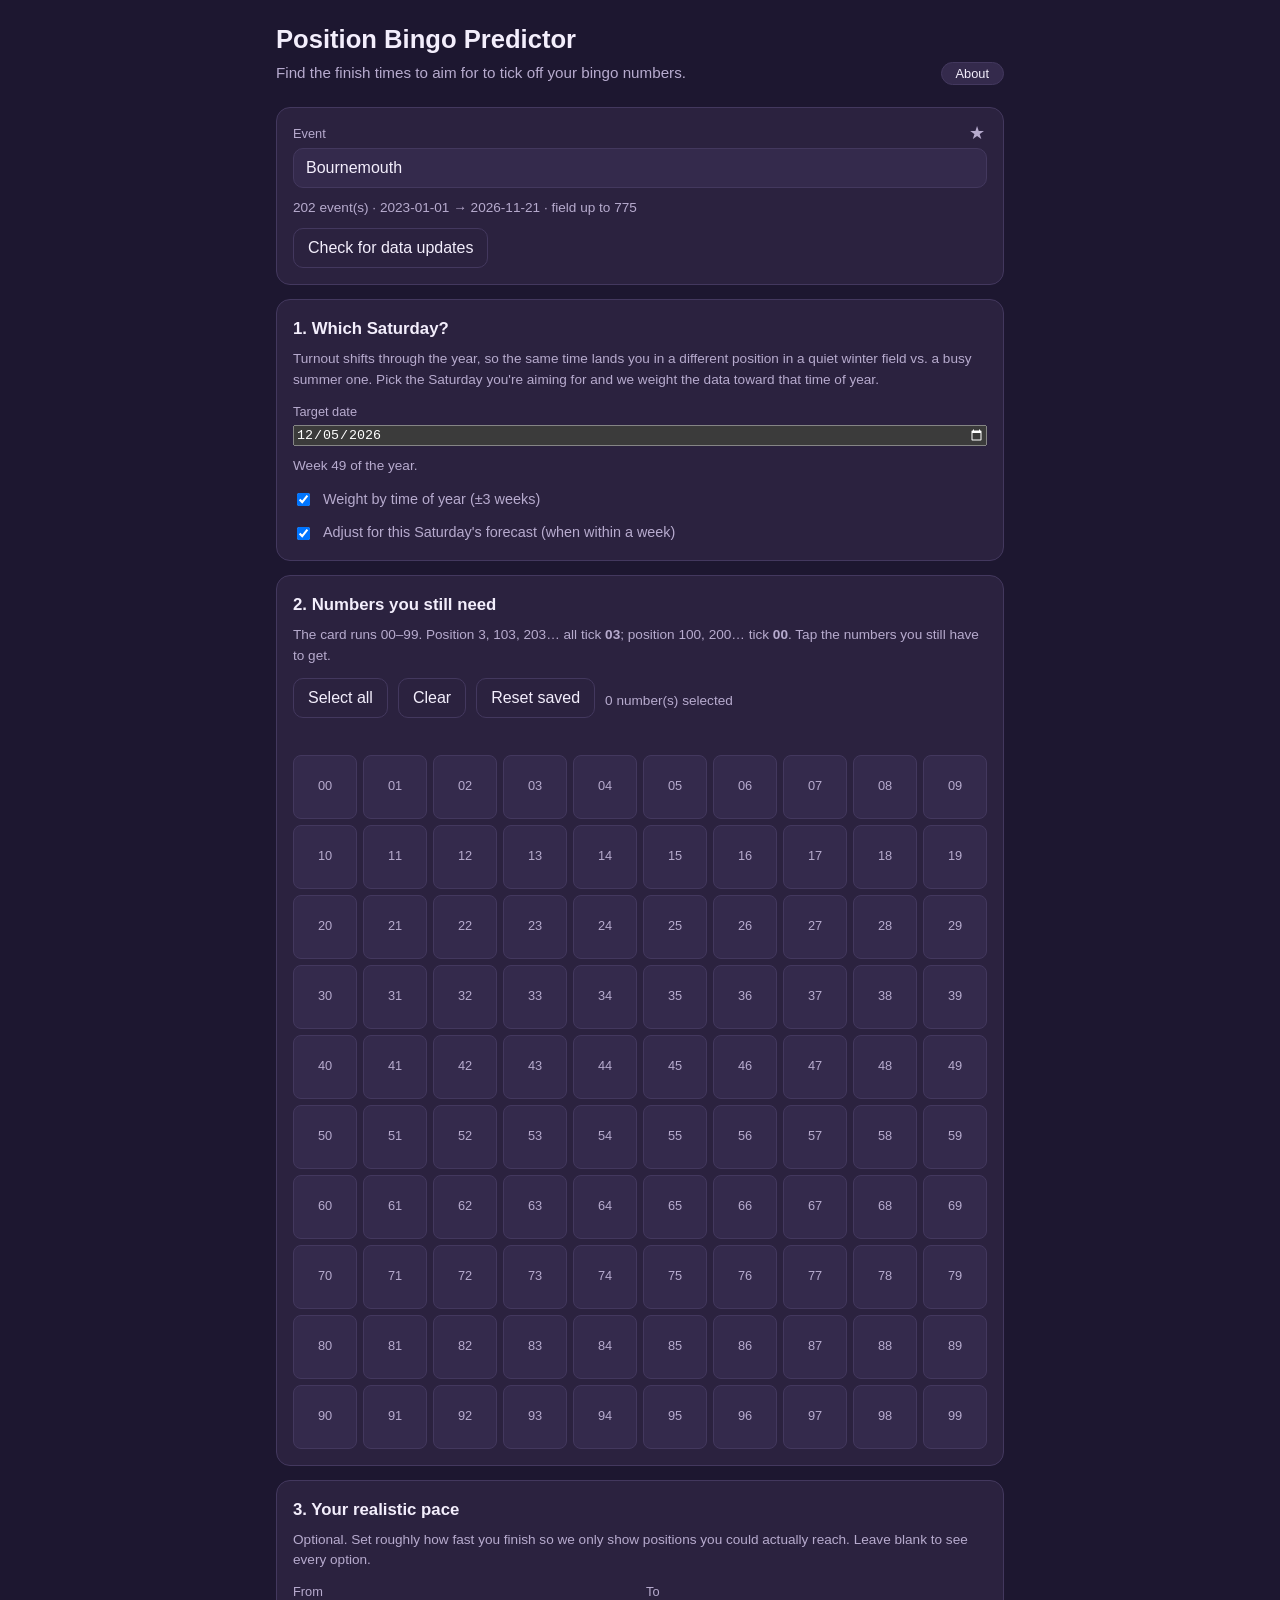
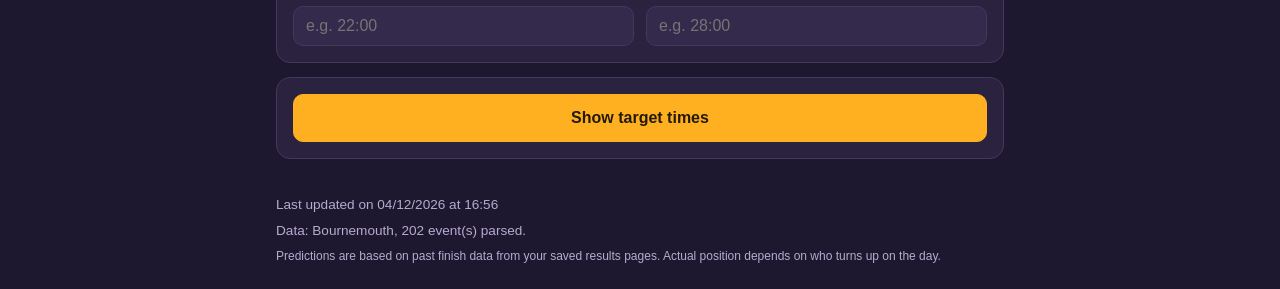
<file: app/index.html>
<!DOCTYPE html>
<html lang="en-GB">
<head>
  <meta charset="UTF-8" />
  <meta name="viewport" content="width=device-width, initial-scale=1, viewport-fit=cover" />
  <meta name="theme-color" content="#2b223f" />
  <title>Parkrun Position Bingo Predictor</title>
  <!-- PWA: installable, full-screen, offline. -->
  <link rel="manifest" href="manifest.webmanifest" />
  <link rel="apple-touch-icon" sizes="180x180" href="icons/apple-touch-icon.png" />
  <meta name="apple-mobile-web-app-capable" content="yes" />
  <meta name="apple-mobile-web-app-status-bar-style" content="black-translucent" />
  <meta name="apple-mobile-web-app-title" content="Position Bingo" />
  <link rel="stylesheet" href="style.css" />
</head>
<body>
  <div id="ptr-indicator" class="ptr-indicator" aria-hidden="true"></div>
  <header class="app-header">
    <h1>Position&nbsp;Bingo Predictor</h1>
    <p class="tagline">
      Find the finish times to aim for to tick off your bingo numbers.
      <button id="info-btn" class="about-btn" type="button">About</button>
    </p>
  </header>

  <div id="info-overlay" class="info-overlay" hidden>
    <div class="info-panel" role="dialog" aria-modal="true" aria-labelledby="info-title">
      <button id="info-close" class="info-close" type="button" aria-label="Close">&times;</button>
      <h2 id="info-title">How this works</h2>
      <p>Position Bingo is about the <strong>finishing position</strong> you get,
        not your time. Position 3, 103, 203&hellip; all tick <strong>03</strong>;
        100, 200&hellip; tick <strong>00</strong>. The card runs 00&ndash;99.</p>
      <p>Your position depends on how fast everyone else runs that day. This app
        learns from your event's past results to tell you roughly what
        <strong>time</strong> tends to land you in the positions that would tick
        the numbers you still need.</p>
      <h3>Reading the target times</h3>
      <p>For each finishing position you'll tick, we show three things, all
        drawn from the times that historically produced that position:</p>
      <ul>
        <li><strong>aim</strong> &mdash; the <em>median</em> time: half the time
          that position was reached by this time or faster. This is your target.</li>
        <li><strong>range</strong> (e.g. 24:54&ndash;26:20) &mdash; the middle
          half of outcomes (25th&ndash;75th percentile): run in this band and
          you're in the typical zone for that place.</li>
        <li><strong>full</strong> &mdash; the fastest and slowest times ever
          seen at that position (the extremes).</li>
      </ul>
      <h3>Why it's chances, not certainty</h3>
      <p>A target time doesn't pin you to one exact place &mdash; on any given
        week you'll finish somewhere within a spread of ~20&ndash;30 positions
        around it, depending on who turns up. So aiming <em>concentrates</em>
        your odds on the places you want; it can't guarantee them.</p>
      <p>The bands above are <em>percentiles</em>, not guesses: the median (aim)
        and the 25th&ndash;75th range come straight from your event's real past
        results at each position. Because deeper positions are always at least
        as slow as shallower ones, we also smooth the curve so a later place
        never shows a faster target than an earlier one.</p>
      <h3>How much does aiming help?</h3>
      <p>Compared with just turning up and running any time, aiming at a
        recommended target meaningfully lifts your weekly chance of ticking a
        number &mdash; and it helps <strong>most when you need it most</strong>:</p>
      <ul>
        <li>Down to your <strong>last few numbers</strong>, aiming can be several
          times more likely to tick one than running blind.</li>
        <li>When you still need <strong>lots</strong> of numbers, just turning up
          already ticks something most weeks, so the extra lift is smaller.</li>
      </ul>
      <p>The percentage shown in your results is an estimate for the numbers you
        currently have left, based on your event's history.</p>
      <h3>Seasons &amp; weather</h3>
      <p>Fields swing with the time of year and the forecast. The app weights
        toward events around your chosen date, and &mdash; for the coming
        Saturday &mdash; eases targets if rain or strong wind is forecast, since
        a thinner field (especially at the back) means a given place is a little
        slower. Each event is calibrated to its own history, so weather-proof
        events barely move.</p>
      <p class="info-foot">Predictions are guidance from past data. Actual
        results depend on who shows up on the day.</p>
      <p id="app-version" class="info-foot tiny">Version: checking&hellip;</p>
    </div>
  </div>

  <main>
    <section class="panel">
      <div class="field">
        <div class="event-label-row">
          <label for="event-input">Event</label>
          <button id="event-fav" type="button" class="fav-btn" hidden
                  aria-pressed="false" aria-label="Pin this event as a favourite"
                  title="Pin this event as a favourite">&#9733;</button>
        </div>
        <div class="combo" id="event-combo">
          <input id="event-input" type="text" class="combo-input"
                 role="combobox" aria-expanded="false" aria-autocomplete="list"
                 aria-controls="event-listbox" autocomplete="off"
                 placeholder="Pick or search an event&hellip;" />
          <ul id="event-listbox" class="combo-list" role="listbox" hidden></ul>
        </div>
        <p id="event-meta" class="meta"></p>
      </div>
      <!-- Laptop-only convenience; hidden when running as the installed PWA
           (pull-to-refresh is used there instead). -->
      <button id="refresh-data" type="button" class="ghost refresh-btn" hidden>
        Check for data updates
      </button>
    </section>

    <section class="panel">
      <h2>1. Which Saturday?</h2>
      <p class="hint">
        Turnout shifts through the year, so the same time lands you in a
        different position in a quiet winter field vs. a busy summer one. Pick
        the Saturday you're aiming for and we weight the data toward that time
        of year.
      </p>
      <div class="field">
        <label for="target-date">Target date</label>
        <input id="target-date" type="date" />
        <p id="season-meta" class="meta"></p>
      </div>
      <label class="checkbox-row">
        <input id="use-season" type="checkbox" checked />
        <span>Weight by time of year (&plusmn;3 weeks)</span>
      </label>
      <label class="checkbox-row">
        <input id="use-weather" type="checkbox" checked />
        <span>Adjust for this Saturday's forecast (when within a week)</span>
      </label>
    </section>

    <section class="panel">
      <h2>2. Numbers you still need</h2>
      <p class="hint">
        The card runs 00&ndash;99. Position 3, 103, 203&hellip; all tick
        <strong>03</strong>; position 100, 200&hellip; tick <strong>00</strong>.
        Tap the numbers you still have to get.
      </p>
      <div class="toolbar">
        <button id="select-all" type="button" class="ghost">Select all</button>
        <button id="clear-all" type="button" class="ghost">Clear</button>
        <button id="reset-saved" type="button" class="ghost">Reset saved</button>
        <span id="need-count" class="meta"></span>
      </div>
      <p id="save-status" class="meta save-status" aria-live="polite"></p>
      <div id="bingo-grid" class="bingo-grid" role="group" aria-label="Bingo numbers 00 to 99"></div>
    </section>

    <section class="panel">
      <h2>3. Your realistic pace</h2>
      <p class="hint">
        Optional. Set roughly how fast you finish so we only show positions you
        could actually reach. Leave blank to see every option.
      </p>
      <div class="pace-row">
        <div class="field">
          <label for="pace-min">From</label>
          <input id="pace-min" type="text" inputmode="numeric" placeholder="e.g. 22:00" />
        </div>
        <div class="field">
          <label for="pace-max">To</label>
          <input id="pace-max" type="text" inputmode="numeric" placeholder="e.g. 28:00" />
        </div>
      </div>
    </section>

    <section class="panel">
      <button id="predict" type="button" class="primary">Show target times</button>
    </section>

    <section id="results" class="panel results" hidden>
      <div class="results-head">
        <div class="unit-toggle" role="group" aria-label="Show targets as time or pace">
          <button id="unit-time" type="button" class="unit-btn is-active"
                  aria-pressed="true">Time</button>
          <button id="unit-pace" type="button" class="unit-btn"
                  aria-pressed="false">Pace /km</button>
        </div>
        <h2 id="results-title">Target times</h2>
      </div>
      <div id="results-body"></div>
    </section>
  </main>

  <footer class="app-footer">
    <p id="refresh-status" class="meta refresh-status" aria-live="polite"></p>
    <p id="data-note" class="meta"></p>
    <p class="meta tiny">
      Predictions are based on past finish data from your saved results pages.
      Actual position depends on who turns up on the day.
    </p>
  </footer>

  <!-- Bundled data (generated by build.py). Lets the app run from file://
       with no server. If absent, the app falls back to fetch(). -->
  <script src="data.js"></script>
  <script src="app.js"></script>
  <!-- Register the service worker for offline use. Only works over http(s);
       harmless (and skipped) when opened from file:// or the standalone file. -->
  <script>
    if ("serviceWorker" in navigator && location.protocol.startsWith("http")) {
      window.addEventListener("load", () => {
        navigator.serviceWorker.register("sw.js").catch(() => { /* offline-only is fine */ });
      });
    }
  </script>
</body>
</html>
</file>
<file: app/style.css>
:root {
  --bg: #1d1730;
  --panel: #2b223f;
  --panel-2: #342a4c;
  --ink: #f3eefc;
  --ink-dim: #b7abce;
  --accent: #ffb020;
  --accent-ink: #231a0a;
  --good: #46c98b;
  --line: #43385e;
  --radius: 14px;
  --maxw: 760px;
}

* { box-sizing: border-box; }

html, body {
  margin: 0;
  background: var(--bg);
  color: var(--ink);
  font-family: -apple-system, BlinkMacSystemFont, "Segoe UI", Roboto, Helvetica, Arial, sans-serif;
  line-height: 1.5;
  -webkit-text-size-adjust: 100%;
  overflow-x: hidden;   /* never allow sideways scroll from an overflowing child */
}

main, .app-header, .app-footer {
  max-width: var(--maxw);
  margin: 0 auto;
  padding: 0 16px;
}

.app-header {
  padding-top: calc(env(safe-area-inset-top) + 20px);
  padding-bottom: 8px;
}
.app-header { position: relative; }
.app-header h1 { font-size: 1.6rem; margin: 0 0 4px; }
/* Tagline is a flex row so the "About" button sits hard right. */
.tagline {
  color: var(--ink-dim);
  margin: 0;
  font-size: 0.95rem;
  display: flex;
  align-items: center;
  gap: 8px;
}
.about-btn {
  margin-left: auto;            /* push to the right edge of the tagline */
  flex: 0 0 auto;
  padding: 3px 14px;
  border-radius: 999px;
  border: 1px solid var(--line);
  background: var(--panel-2);
  color: var(--ink);
  font-size: 0.8rem;
  cursor: pointer;
}

/* Floating overlay: a fixed, full-viewport layer that covers the app. Driven
   purely by the [hidden] attribute. !important guards against any later rule
   accidentally giving it layout flow. */
.info-overlay[hidden] { display: none !important; }
.info-overlay {
  display: flex !important;
  position: fixed !important;
  inset: 0 !important;
  z-index: 1000;
  background: rgba(10, 8, 18, 0.72);
  align-items: center;
  justify-content: center;
  padding: 16px;
}
.info-panel {
  position: relative;
  max-width: 560px;
  width: 100%;
  max-height: 85vh;              /* panel itself scrolls, not the page */
  overflow-y: auto;
  -webkit-overflow-scrolling: touch;
  background: var(--panel);
  border: 1px solid var(--line);
  border-radius: var(--radius);
  padding: 20px 20px 16px;
}
.info-panel h2 { margin: 0 0 12px; font-size: 1.25rem; padding-right: 36px; }
.info-panel h3 { margin: 18px 0 6px; font-size: 1rem; color: var(--accent); }
.info-panel p { margin: 0 0 10px; font-size: 0.9rem; line-height: 1.55; }
.info-panel ul { margin: 0 0 10px; padding-left: 20px; font-size: 0.9rem; line-height: 1.55; }
.info-panel li { margin-bottom: 6px; }
.info-foot { color: var(--ink-dim); font-size: 0.8rem; margin-top: 14px; }
/* Stays pinned at the panel's top-right while the text scrolls beneath it.
   The X is drawn with CSS (two rotated bars) so it's always perfectly centred
   in its circle — no glyph baseline quirks, crisp at any size. */
.info-close {
  position: sticky;
  top: 0;
  float: right;
  width: 34px;
  height: 34px;
  border: 1px solid var(--line);
  border-radius: 50%;
  background: var(--panel-2);
  cursor: pointer;
  margin: -4px -4px 0 0;
  z-index: 1;
  font-size: 0;                 /* hide the "×" glyph; we draw our own */
  color: transparent;
}
.info-close::before,
.info-close::after {
  content: "";
  position: absolute;
  top: 50%;
  left: 50%;
  width: 15px;
  height: 2px;
  background: var(--ink);
  border-radius: 1px;
}
.info-close::before { transform: translate(-50%, -50%) rotate(45deg); }
.info-close::after  { transform: translate(-50%, -50%) rotate(-45deg); }

.panel {
  background: var(--panel);
  border: 1px solid var(--line);
  border-radius: var(--radius);
  padding: 16px;
  margin: 14px 0;
}
.panel h2 { font-size: 1.05rem; margin: 0 0 8px; }

/* Results header: unit toggle on its own line, right-aligned, above the title.
   scroll-margin-top leaves a little breathing room above it when we scroll the
   results into view, so the pace/time toggle sits clearly at the top rather
   than being clipped just off-screen. */
.results-head { margin: 0 0 8px; scroll-margin-top: 72px; }
.results-head #results-title { margin: 0; }
.unit-toggle {
  display: flex;
  justify-content: flex-end;
  gap: 0;
  margin: 0 0 6px;
}
.unit-btn {
  padding: 5px 12px;
  font-size: 0.8rem;
  font-weight: 600;
  background: var(--panel-2);
  color: var(--ink-dim);
  border: 1px solid var(--line);
  cursor: pointer;
}
.unit-btn:first-child { border-radius: 8px 0 0 8px; }
.unit-btn:last-child { border-radius: 0 8px 8px 0; border-left: 0; }
.unit-btn.is-active {
  background: var(--accent);
  color: var(--accent-ink);
  border-color: var(--accent);
}

.hint, .meta { color: var(--ink-dim); font-size: 0.85rem; }
#event-meta.sparse { color: var(--accent); }
.hint { margin: 0 0 12px; }
.meta { margin: 6px 0 0; }
.tiny { font-size: 0.75rem; }

.field { display: flex; flex-direction: column; gap: 4px; }
label { font-size: 0.8rem; color: var(--ink-dim); }

select, input[type="text"] {
  background: var(--panel-2);
  color: var(--ink);
  border: 1px solid var(--line);
  border-radius: 10px;
  padding: 10px 12px;
  font-size: 1rem;
  width: 100%;
}

.pace-row { display: flex; gap: 12px; }
.pace-row .field { flex: 1; }

/* Event combobox: label row with a favourite pin top-right, a filterable text
   input, and a dropdown listbox of matches (favourites pinned first). */
.event-label-row {
  display: flex;
  align-items: center;
  justify-content: space-between;
}
.fav-btn {
  background: transparent;
  border: 0;
  padding: 0 2px;
  font-size: 1.1rem;
  line-height: 1;
  color: var(--ink-dim);
  cursor: pointer;
  width: auto;
}
.fav-btn.is-fav { color: var(--accent); }

.combo { position: relative; }
.combo-list {
  position: absolute;
  z-index: 50;
  left: 0;
  right: 0;
  top: calc(100% + 4px);
  margin: 0;
  padding: 4px;
  list-style: none;
  max-height: 320px;
  overflow-y: auto;
  background: var(--panel-2);
  border: 1px solid var(--line);
  border-radius: 10px;
  box-shadow: 0 8px 24px rgba(0, 0, 0, 0.4);
}
.combo-opt {
  display: flex;
  align-items: center;
  gap: 8px;
  padding: 9px 10px;
  border-radius: 8px;
  cursor: pointer;
  font-size: 0.95rem;
}
.combo-opt:hover,
.combo-opt.active { background: rgba(255, 255, 255, 0.07); }
.combo-opt[aria-selected="true"] { font-weight: 700; }
.combo-opt .opt-star { color: var(--accent); font-size: 0.85rem; flex: 0 0 auto; }
.combo-opt .opt-name { flex: 1 1 auto; }
.combo-opt .opt-tag {
  flex: 0 0 auto;
  font-size: 0.68rem;
  text-transform: uppercase;
  letter-spacing: 0.04em;
  color: var(--ink-dim);
  border: 1px solid var(--line);
  border-radius: 999px;
  padding: 1px 7px;
}
.combo-group-label {
  padding: 6px 10px 3px;
  font-size: 0.68rem;
  text-transform: uppercase;
  letter-spacing: 0.06em;
  color: var(--ink-dim);
}
.combo-empty { padding: 10px; font-size: 0.85rem; color: var(--ink-dim); }

.checkbox-row {
  display: flex;
  align-items: center;
  gap: 10px;
  margin-top: 12px;
  font-size: 0.9rem;
  color: var(--ink-dim);
  cursor: pointer;
}
.checkbox-row input { width: auto; }
input[type="date"] { color-scheme: dark; }

.toolbar {
  display: flex;
  align-items: center;
  gap: 10px;
  margin-bottom: 12px;
  flex-wrap: wrap;
}

button {
  font-size: 1rem;
  border-radius: 10px;
  border: 1px solid var(--line);
  padding: 10px 14px;
  cursor: pointer;
  background: var(--panel-2);
  color: var(--ink);
}
button.ghost { background: transparent; }
button.primary {
  background: var(--accent);
  color: var(--accent-ink);
  border-color: var(--accent);
  font-weight: 700;
  width: 100%;
  padding: 14px;
}
button:active { transform: translateY(1px); }

.bingo-grid {
  display: grid;
  /* minmax(0, 1fr) lets each column shrink below its content's min width, so
     ten cells always fit the row instead of overflowing on narrow screens. */
  grid-template-columns: repeat(10, minmax(0, 1fr));
  gap: 6px;
  width: 100%;
}
.bingo-cell {
  aspect-ratio: 1 / 1;
  min-width: 0;          /* allow the cell to shrink inside its grid track */
  padding: 0;            /* reset default button padding that forced overflow */
  margin: 0;
  display: flex;
  align-items: center;
  justify-content: center;
  font-variant-numeric: tabular-nums;
  font-size: 0.8rem;
  line-height: 1;
  border-radius: 8px;
  background: var(--panel-2);
  border: 1px solid var(--line);
  color: var(--ink-dim);
  user-select: none;
}
.bingo-cell.needed {
  background: var(--accent);
  color: var(--accent-ink);
  border-color: var(--accent);
  font-weight: 700;
}

@media (max-width: 420px) {
  .bingo-cell { font-size: 0.68rem; border-radius: 6px; }
  .bingo-grid { gap: 3px; }
  /* Tighter panel padding so ten cells have room on small phones. */
  .panel { padding: 12px; }
  main, .app-header, .app-footer { padding-left: 10px; padding-right: 10px; }
}

.results-item {
  border: 1px solid var(--line);
  border-radius: 12px;
  padding: 12px 14px;
  margin: 10px 0;
  background: var(--panel-2);
}
.results-item h3 {
  margin: 0 0 8px;
  font-size: 1rem;
  display: flex;
  align-items: center;
  gap: 8px;
}
.pill {
  background: var(--accent);
  color: var(--accent-ink);
  border-radius: 999px;
  padding: 2px 10px;
  font-size: 0.8rem;
  font-weight: 700;
}
.target-row {
  display: flex;
  justify-content: space-between;
  align-items: flex-start;
  gap: 12px;
  padding: 10px 0;
  border-top: 1px dashed var(--line);
  font-variant-numeric: tabular-nums;
}
.target-row:first-of-type { border-top: none; }

.target-pos { display: flex; flex-direction: column; gap: 2px; }
.pos-label { color: var(--ink); font-weight: 600; }
.pos-sub { color: var(--ink-dim); font-size: 0.75rem; }
.best-bet {
  display: inline-block;
  background: var(--good);
  color: #08311f;
  border-radius: 999px;
  padding: 1px 8px;
  font-size: 0.68rem;
  font-weight: 700;
  margin-left: 4px;
  vertical-align: middle;
}

.target-time {
  display: flex;
  flex-direction: column;
  align-items: flex-end;
  gap: 2px;
  text-align: right;
}
.target-time .aim { font-weight: 700; font-size: 1.05rem; }
.target-time .aim-sub { color: var(--good); font-size: 0.78rem; }
.target-time .full-range { color: var(--ink-dim); font-size: 0.72rem; }

.vol {
  margin-top: 2px;
  border-radius: 999px;
  padding: 1px 8px;
  font-size: 0.68rem;
  font-weight: 700;
}
.vol-low { background: rgba(70, 201, 139, 0.18); color: var(--good); }
.vol-medium { background: rgba(255, 176, 32, 0.18); color: var(--accent); }
.vol-high { background: rgba(255, 99, 99, 0.2); color: #ff8080; }
.vol-unknown { background: var(--line); color: var(--ink-dim); }

.empty { color: var(--ink-dim); font-style: italic; }

.save-status {
  margin: 0 0 12px;
  color: var(--good);
  font-size: 0.78rem;
  min-height: 1em;
}

.refresh-btn { margin-top: 10px; }

.refresh-status {
  color: var(--ink-dim);
  min-height: 1em;
  opacity: 0;
  transition: opacity 0.25s ease;
}
.refresh-status.show { opacity: 1; }

/* Pull-to-refresh indicator: sits just above the top edge and slides down. */
.ptr-indicator {
  position: fixed;
  top: 0;
  left: 0;
  right: 0;
  transform: translateY(-40px);
  z-index: 50;
  text-align: center;
  padding: 10px;
  font-size: 0.8rem;
  color: var(--accent-ink);
  background: var(--accent);
  opacity: 0;
  pointer-events: none;
  transition: opacity 0.15s ease;
}
.ptr-indicator.visible { opacity: 1; }

.season-banner {
  margin: 0 0 12px;
  padding: 10px 12px;
  border-radius: 10px;
  background: rgba(255, 176, 32, 0.12);
  border: 1px solid rgba(255, 176, 32, 0.3);
  color: var(--ink);
  font-size: 0.85rem;
}

.weather-banner {
  margin: 0 0 12px;
  padding: 10px 12px;
  border-radius: 10px;
  background: rgba(120, 150, 255, 0.14);
  border: 1px solid rgba(120, 150, 255, 0.35);
  color: var(--ink);
  font-size: 0.85rem;
}
.weather-banner.weather-muted {
  background: transparent;
  border-color: var(--line);
  color: var(--ink-dim);
}
.weather-headline {
  display: flex;
  align-items: center;
  gap: 8px;
}
.weather-icon { font-size: 1.3rem; line-height: 1; }
.weather-note { margin-top: 6px; font-size: 0.8rem; color: var(--ink-dim); }

.bestbet-card {
  margin: 0 0 16px;
  padding: 14px 16px;
  border-radius: 12px;
  background: linear-gradient(135deg, rgba(70, 201, 139, 0.18), rgba(70, 201, 139, 0.06));
  border: 1px solid rgba(70, 201, 139, 0.45);
}
.bestbet-title {
  font-size: 0.72rem;
  letter-spacing: 0.06em;
  text-transform: uppercase;
  color: var(--good);
  font-weight: 700;
  margin-bottom: 4px;
}
.bestbet-headline {
  font-size: 1.15rem;
  line-height: 1.35;
  color: var(--ink);
}
.bestbet-headline strong { color: var(--good); }
.bestbet-headline .pill { vertical-align: middle; }
.bestbet-detail {
  margin-top: 8px;
  font-size: 0.82rem;
  color: var(--ink-dim);
}
.bestbet-empty {
  background: var(--panel-2);
  border-color: var(--line);
}
.bestbet-empty .bestbet-title { color: var(--ink-dim); }

.bestbet-list {
  list-style: none;
  margin: 12px 0 0;
  padding: 10px 0 0;
  border-top: 1px solid rgba(70, 201, 139, 0.3);
}
.bestbet-list li {
  display: flex;
  align-items: center;
  gap: 8px;
  padding: 5px 0;
  font-variant-numeric: tabular-nums;
  font-size: 0.85rem;
}
.bestbet-list .bb-pill { flex: 0 0 auto; }
.bestbet-list .bb-time { font-weight: 700; color: var(--ink); min-width: 3.5em; }
.bestbet-list .bb-pos { color: var(--ink-dim); min-width: 3em; }
.bestbet-list .bb-range { color: var(--ink-dim); flex: 1; }
@media (max-width: 420px) {
  .bestbet-list .bb-range { display: none; }
}

/* The chance line now lives INSIDE a strategy card (best-numbers / opportunity),
   separated from the content above it by a hairline, so the % is unambiguously
   attached to that card's strategy. */
.odds-line {
  display: flex;
  align-items: center;
  gap: 12px;
  margin-top: 12px;
  padding-top: 12px;
  border-top: 1px solid var(--line);
}
.odds-big {
  font-size: 1.8rem;
  font-weight: 800;
  color: var(--good);
  line-height: 1;
  flex: 0 0 auto;
}
.odds-text { font-size: 0.85rem; color: var(--ink); }
.odds-sub { display: block; margin-top: 3px; color: var(--ink-dim); font-size: 0.78rem; }

.opp-card {
  margin: 0 0 16px;
  padding: 14px 16px;
  border-radius: 12px;
  background: linear-gradient(135deg, rgba(120, 150, 255, 0.18), rgba(120, 150, 255, 0.06));
  border: 1px solid rgba(120, 150, 255, 0.45);
}
.opp-title {
  font-size: 0.72rem;
  letter-spacing: 0.06em;
  text-transform: uppercase;
  color: #9db0ff;
  font-weight: 700;
  margin-bottom: 4px;
}
.opp-headline { font-size: 1.1rem; color: var(--ink); }
.opp-headline strong { color: #c3cfff; }
.opp-detail { margin-top: 8px; font-size: 0.85rem; color: var(--ink-dim); }
.opp-detail .pill { margin: 0 1px; vertical-align: middle; }

.app-footer { padding: 16px 16px calc(env(safe-area-inset-bottom) + 24px); }
</file>
